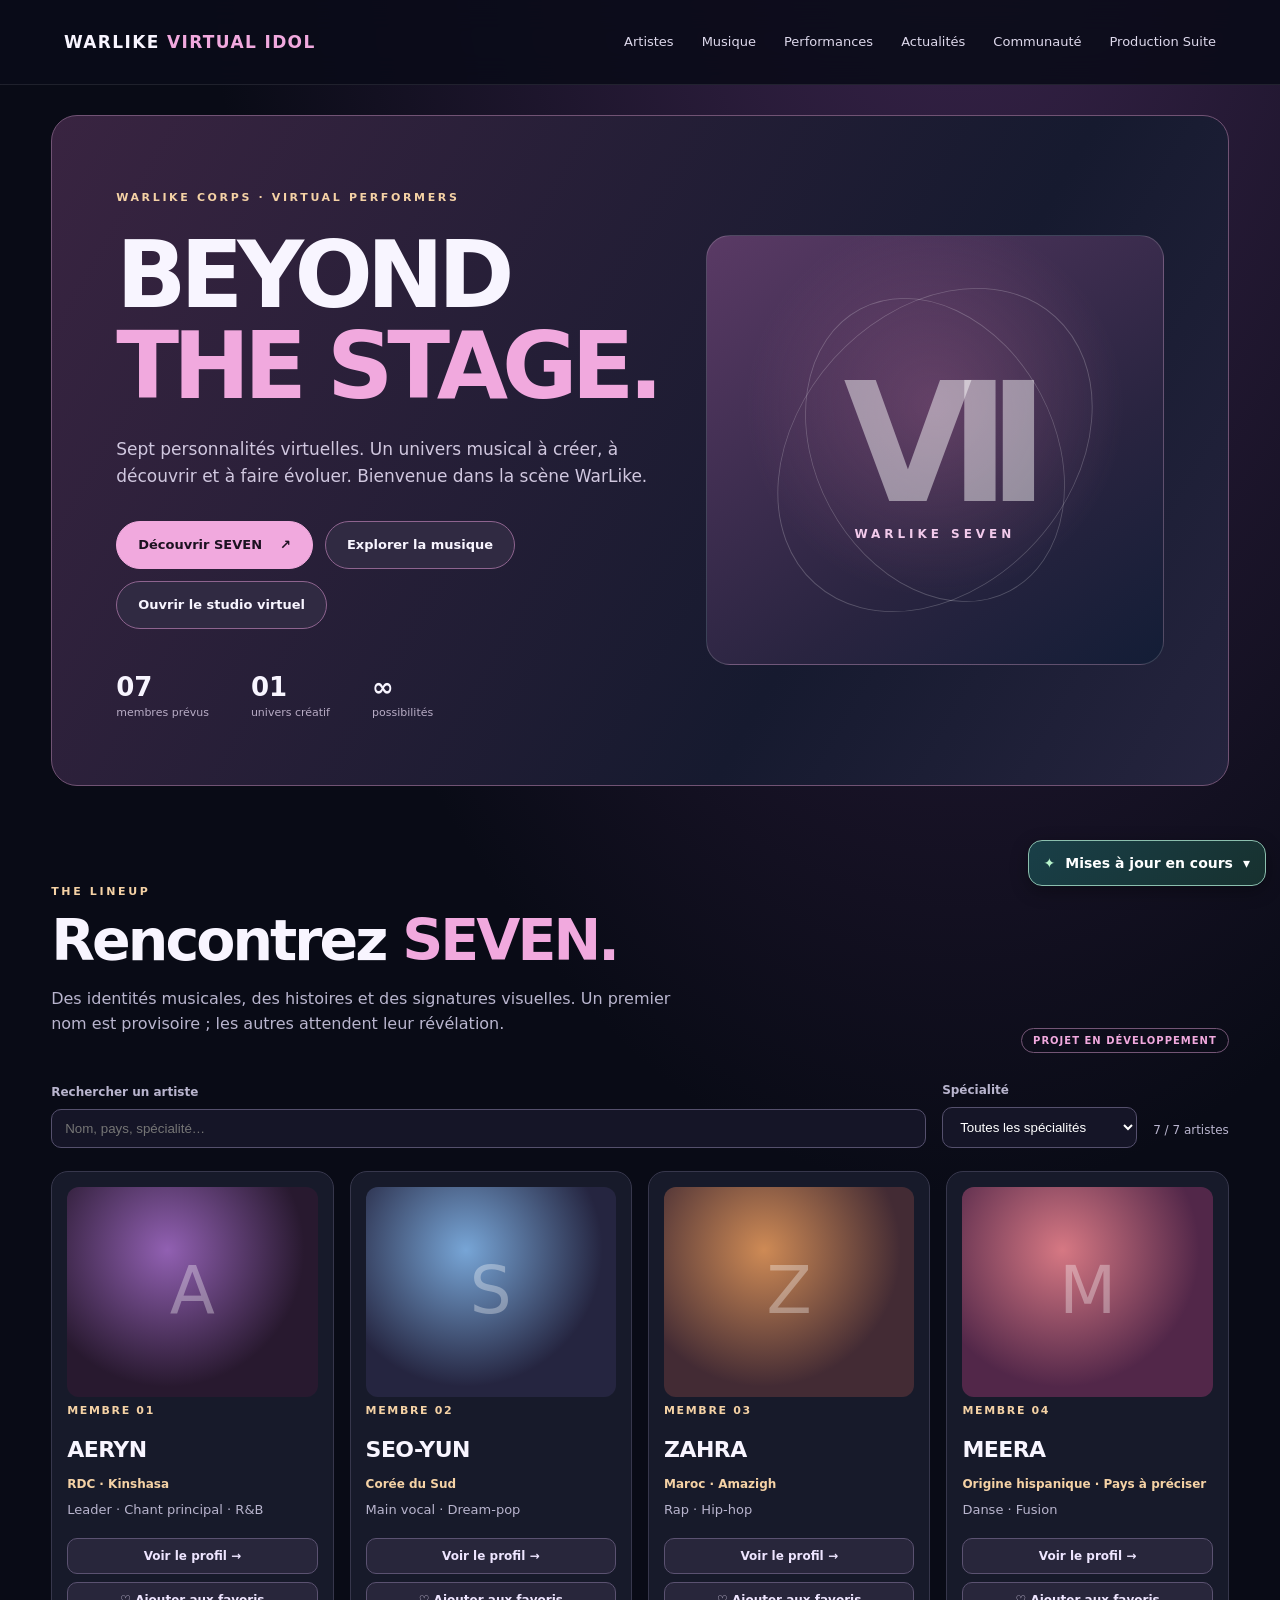
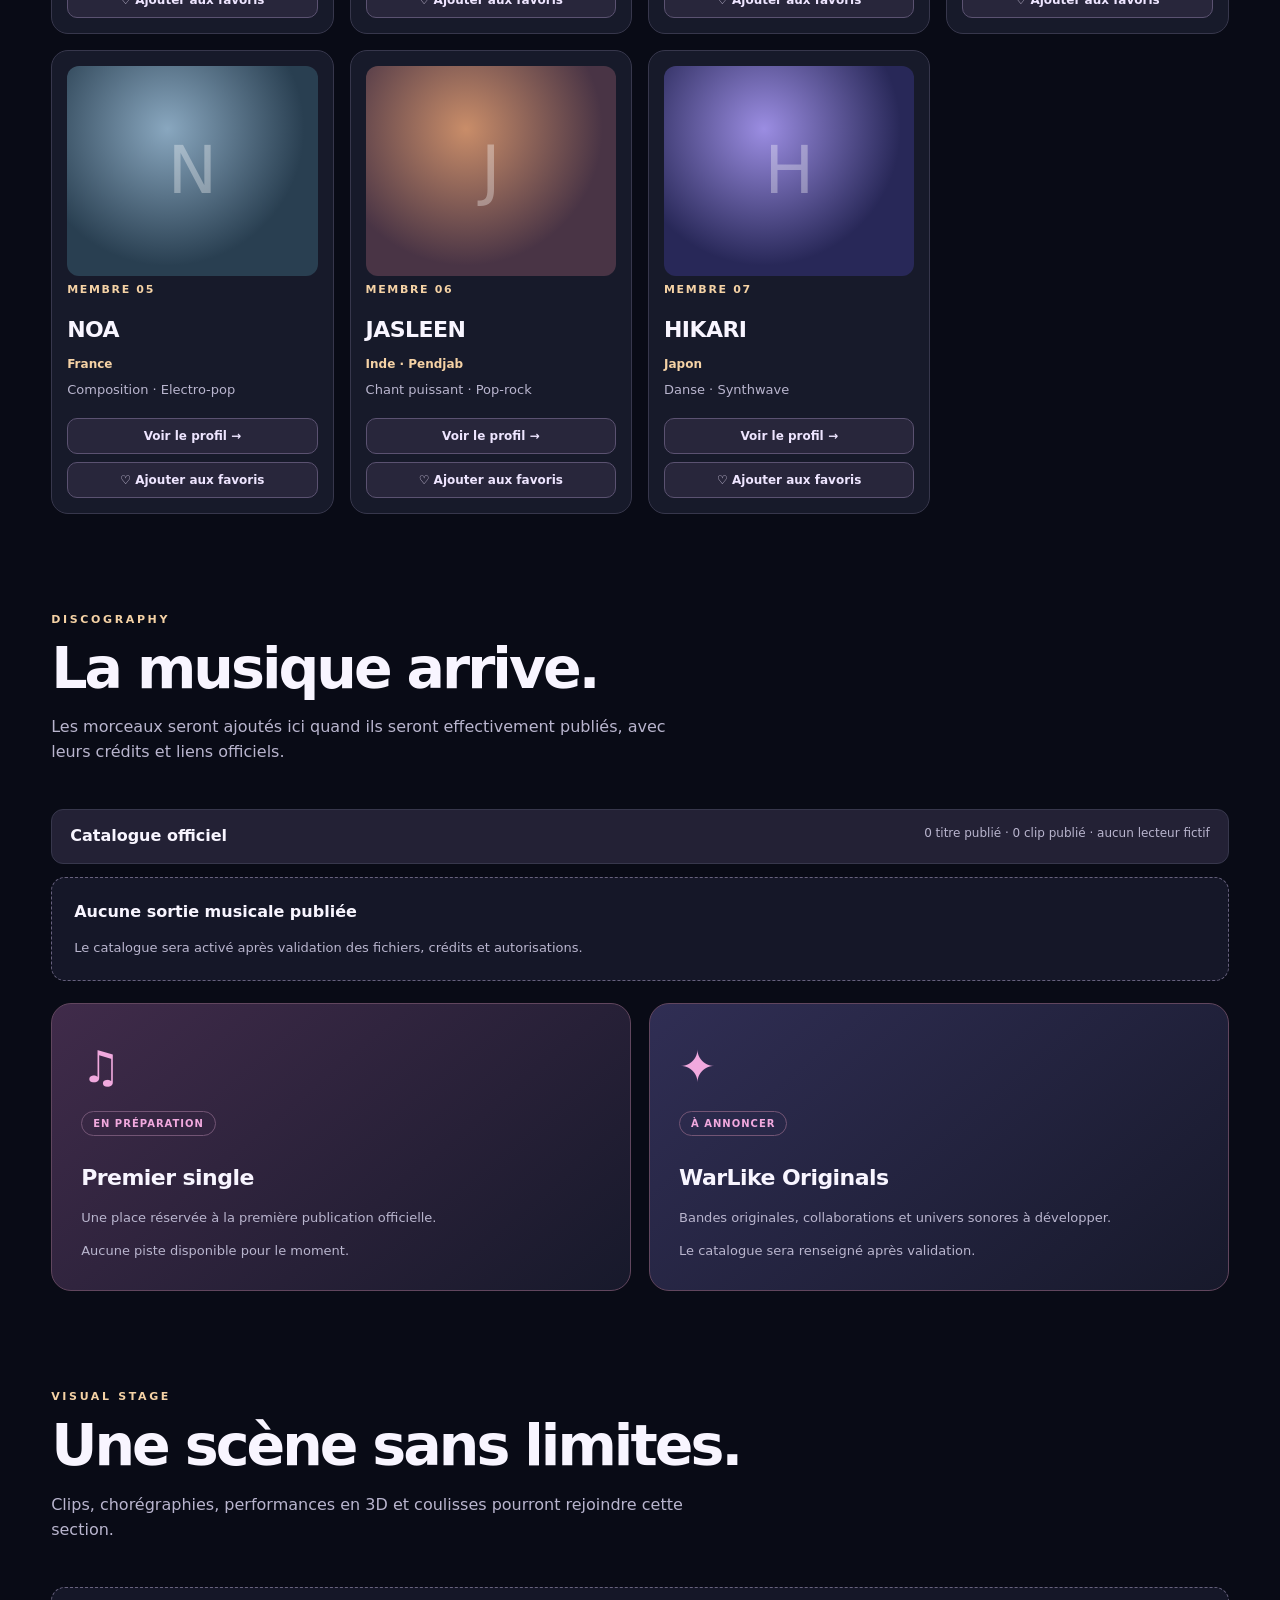
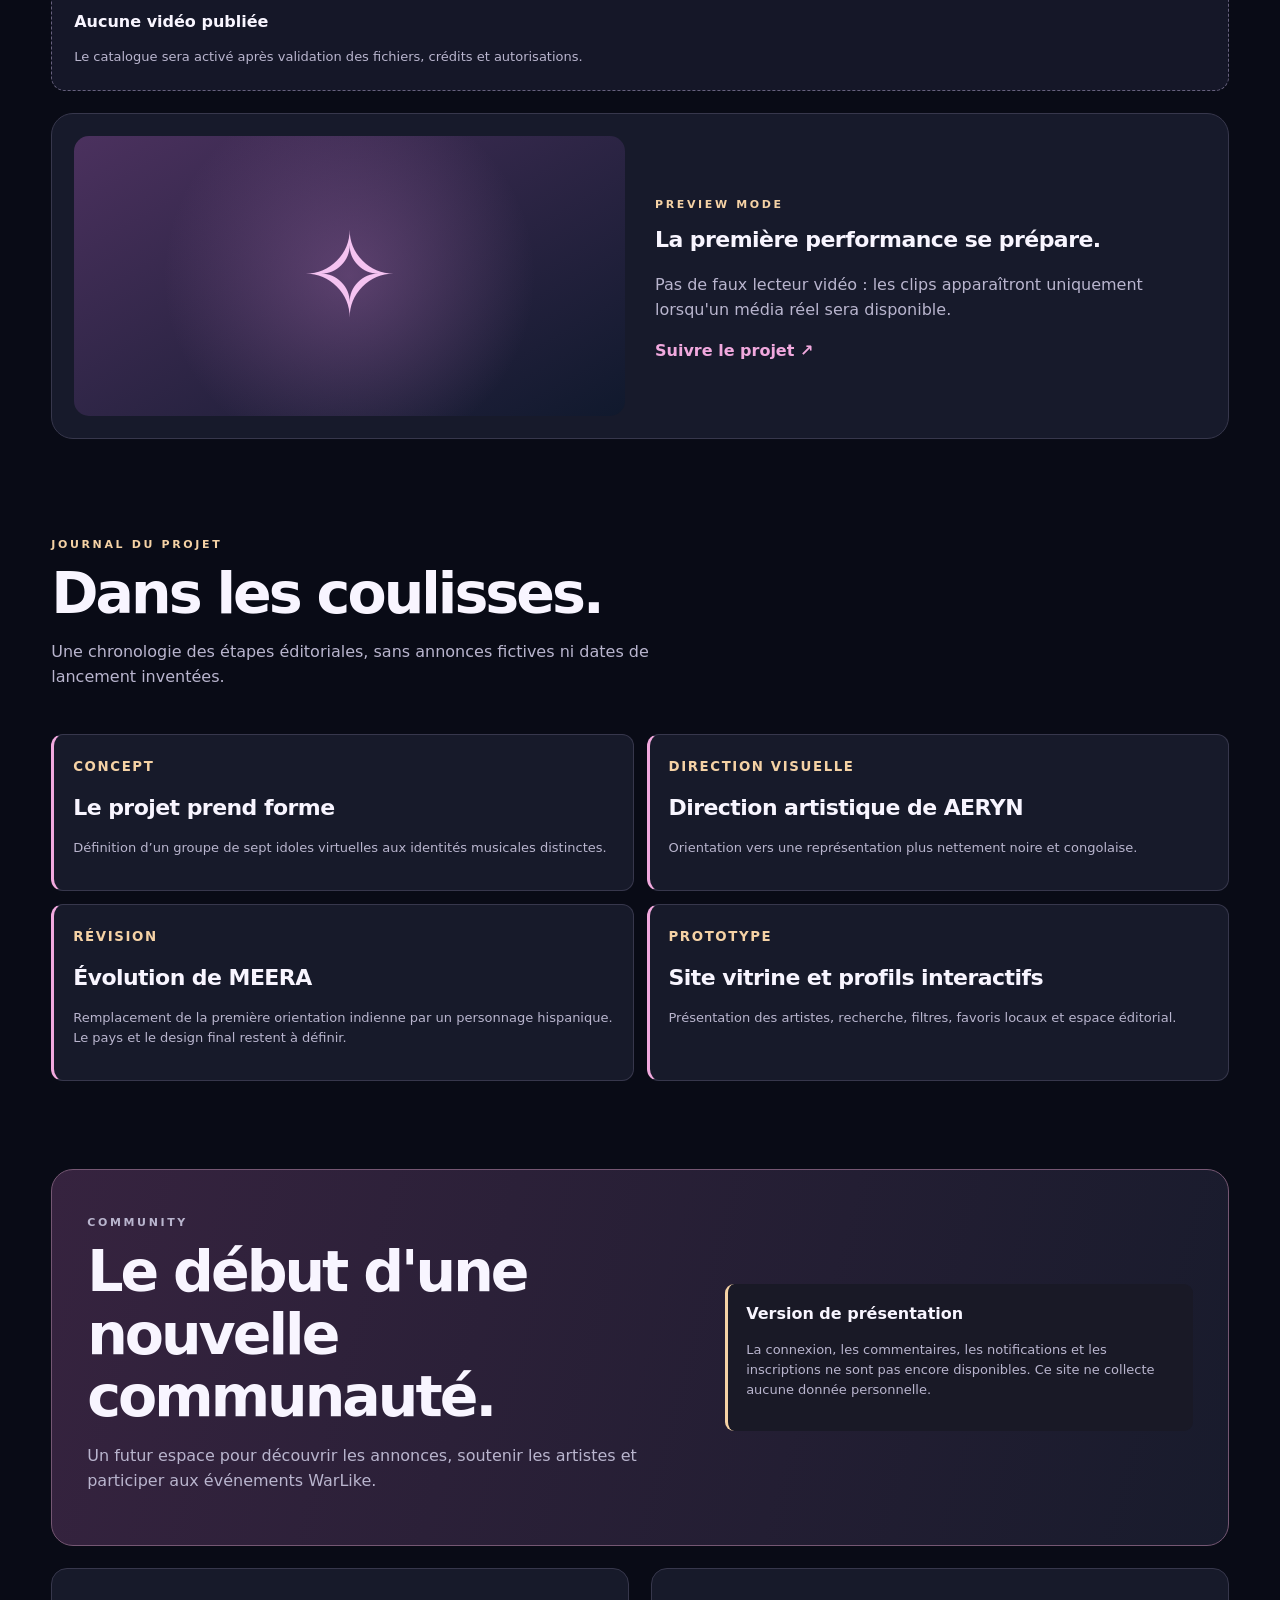
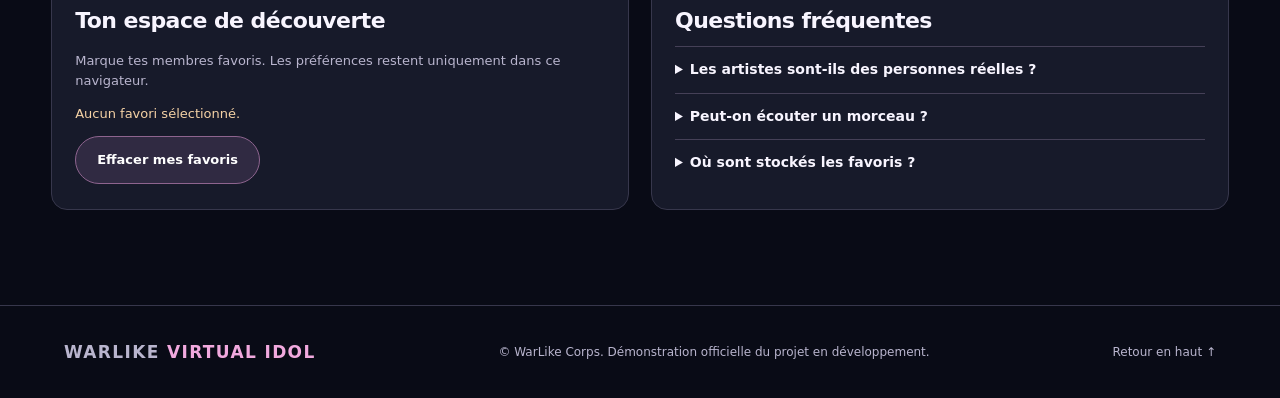
<file: index.html>
<!doctype html>
<html lang="fr"><head><meta charset="utf-8"><meta name="viewport" content="width=device-width,initial-scale=1">
<meta name="description" content="WarLike Virtual Idol — univers de musique, d'artistes virtuels et de performances numériques.">
<meta name="theme-color" content="#090b16"><title>WarLike Virtual Idol | WarLike SEVEN</title>
<link rel="stylesheet" href="./styles.css"><link rel="stylesheet" href="./warlike-update-status.css"></head>
<body><details class="warlike-update-notice"><summary>Mises à jour en cours</summary><p>WarLike évolue : améliorations et nouvelles fonctionnalités. Vous pouvez continuer à utiliser cette application normalement.</p></details><a href="#main" class="skip">Aller au contenu</a>
<header class="top"><a href="#accueil" class="brand">WARLIKE <span>VIRTUAL IDOL</span></a><button id="menu" class="menu" aria-controls="nav" aria-expanded="false">Menu ☰</button>
<nav id="nav" aria-label="Navigation principale"><a href="#artistes">Artistes</a><a href="#musique">Musique</a><a href="#performances">Performances</a><a href="#actualites">Actualités</a><a href="#fans">Communauté</a><a href="./studio.html">Production Suite</a></nav></header>
<main id="main"><section class="hero" id="accueil"><div class="hero-copy"><p class="overline">WarLike Corps · Virtual performers</p><h1>BEYOND<br><em>THE STAGE.</em></h1>
<p>Sept personnalités virtuelles. Un univers musical à créer, à découvrir et à faire évoluer. Bienvenue dans la scène WarLike.</p>
<div class="actions"><a class="button primary" href="#artistes">Découvrir SEVEN <span aria-hidden="true">↗</span></a><a class="button ghost" href="#musique">Explorer la musique</a><a class="button ghost" href="./studio.html">Ouvrir le studio virtuel</a></div>
<div class="stats"><div><strong>07</strong><span>membres prévus</span></div><div><strong>01</strong><span>univers créatif</span></div><div><strong>∞</strong><span>possibilités</span></div></div></div>
<div class="hero-art" aria-label="Illustration abstraite de WarLike SEVEN" role="img"><span class="ring ring-one"></span><span class="ring ring-two"></span><div class="art-mark">VII<span>WARLIKE SEVEN</span></div></div></section>
<section class="section" id="artistes"><div class="section-head"><div><p class="overline">THE LINEUP</p><h2>Rencontrez <em>SEVEN.</em></h2><p>Des identités musicales, des histoires et des signatures visuelles. Un premier nom est provisoire ; les autres attendent leur révélation.</p></div><span class="pill">PROJET EN DÉVELOPPEMENT</span></div><div class="artist-toolbar"><label class="search-label" for="artistSearch">Rechercher un artiste<input id="artistSearch" type="search" maxlength="60" placeholder="Nom, pays, spécialité…"></label><label for="artistFilter">Spécialité<select id="artistFilter"><option value="all">Toutes les spécialités</option><option value="chant">Chant</option><option value="rap">Rap</option><option value="danse">Danse</option><option value="composition">Composition</option></select></label><span id="artistCount" class="muted" role="status"></span></div><div id="members" class="member-grid" aria-live="polite"></div><div id="artistProfile" class="profile-wrap" hidden tabindex="-1" aria-live="polite"></div></section>
<section class="section" id="musique"><div class="section-head"><div><p class="overline">DISCOGRAPHY</p><h2>La musique arrive.</h2><p>Les morceaux seront ajoutés ici quand ils seront effectivement publiés, avec leurs crédits et liens officiels.</p></div></div>
<div class="catalog-info"><strong>Catalogue officiel</strong><span>0 titre publié · 0 clip publié · aucun lecteur fictif</span></div><div id="releaseCatalog" class="release-catalog" aria-live="polite"></div><div class="feature-grid"><article class="feature"><span class="feature-symbol">♫</span><p class="pill">EN PRÉPARATION</p><h3>Premier single</h3><p>Une place réservée à la première publication officielle.</p><span class="muted">Aucune piste disponible pour le moment.</span></article>
<article class="feature feature-alt"><span class="feature-symbol">✦</span><p class="pill">À ANNONCER</p><h3>WarLike Originals</h3><p>Bandes originales, collaborations et univers sonores à développer.</p><span class="muted">Le catalogue sera renseigné après validation.</span></article></div></section>
<section class="section" id="performances"><div class="section-head"><div><p class="overline">VISUAL STAGE</p><h2>Une scène sans limites.</h2><p>Clips, chorégraphies, performances en 3D et coulisses pourront rejoindre cette section.</p></div></div>
<div id="videoCatalog" class="video-catalog" aria-live="polite"></div><div class="stage"><div class="stage-visual" aria-hidden="true"><span>✧</span></div><div><p class="overline">PREVIEW MODE</p><h3>La première performance se prépare.</h3><p>Pas de faux lecteur vidéo : les clips apparaîtront uniquement lorsqu'un média réel sera disponible.</p><a href="#fans" class="text-link">Suivre le projet <span aria-hidden="true">↗</span></a></div></div></section>
<section class="section" id="actualites"><div class="section-head"><div><p class="overline">JOURNAL DU PROJET</p><h2>Dans les coulisses.</h2><p>Une chronologie des étapes éditoriales, sans annonces fictives ni dates de lancement inventées.</p></div></div><div id="projectTimeline" class="timeline"></div></section><section class="section" id="fans"><div class="community"><div><p class="overline">COMMUNITY</p><h2>Le début d'une nouvelle communauté.</h2><p>Un futur espace pour découvrir les annonces, soutenir les artistes et participer aux événements WarLike.</p></div><div class="notice"><strong>Version de présentation</strong><p>La connexion, les commentaires, les notifications et les inscriptions ne sont pas encore disponibles. Ce site ne collecte aucune donnée personnelle.</p></div></div><div class="fan-tools"><div><h3>Ton espace de découverte</h3><p>Marque tes membres favoris. Les préférences restent uniquement dans ce navigateur.</p><div id="favoriteSummary" role="status">Aucun favori sélectionné.</div><button type="button" id="resetFavorites" class="button ghost">Effacer mes favoris</button></div><div><h3>Questions fréquentes</h3><details><summary>Les artistes sont-ils des personnes réelles ?</summary><p>Ce sont des personnages virtuels produits dans le cadre de WarLike Virtual Idol.</p></details><details><summary>Peut-on écouter un morceau ?</summary><p>Le lecteur sera activé avec les premières sorties musicales autorisées et hébergées.</p></details><details><summary>Où sont stockés les favoris ?</summary><p>Sur cet appareil, dans le stockage local du navigateur. Aucun compte n’est nécessaire.</p></details></div></div></section></main>
<footer><strong>WARLIKE <span>VIRTUAL IDOL</span></strong><p>© WarLike Corps. Démonstration officielle du projet en développement.</p><a href="#accueil">Retour en haut ↑</a></footer>
<script src="./app.js" defer></script></body></html>
</file>
<file: styles.css>
:root{color-scheme:dark;--bg:#090b16;--surface:#17192b;--line:#37374c;--text:#f8f5ff;--muted:#b9b5ce;--pink:#f1a9de;--gold:#f5d2a5;--ui:'Manrope','Inter','Plus Jakarta Sans','Segoe UI',system-ui,sans-serif;--tech:'Inter','Segoe UI',system-ui,sans-serif}
*{box-sizing:border-box}html{scroll-behavior:smooth}body{margin:0;background:radial-gradient(ellipse 85% 40% at 75% -5%,#3c254e 0%,transparent 70%),var(--bg);color:var(--text);font:16px/1.55 var(--ui)}button{font:inherit}a{color:inherit;text-decoration:none}a:focus-visible,button:focus-visible{outline:2px solid var(--pink);outline-offset:4px}.skip{position:absolute;left:15px;top:-80px;background:var(--pink);color:#211023;padding:10px;z-index:99}.skip:focus{top:10px}
.top{min-height:85px;display:flex;justify-content:space-between;align-items:center;gap:22px;padding:18px max(22px,5vw);border-bottom:1px solid #ffffff17;background:#0b0c19e6;backdrop-filter:blur(15px);position:relative;z-index:10}.brand,footer strong{font:850 17px var(--tech);letter-spacing:.08em}.brand span,footer strong span{color:var(--pink)}nav{display:flex;align-items:center;gap:28px}nav a{font-size:13px;color:#ded9ec}nav a:hover{color:var(--pink)}.menu{display:none;background:#242337;border:1px solid var(--line);border-radius:9px;color:var(--text);padding:8px 14px}
main{max-width:1360px;padding:30px clamp(18px,4vw,62px) 95px;margin:auto}.hero{display:grid;grid-template-columns:1.1fr .9fr;min-height:580px;align-items:center;gap:30px;padding:clamp(27px,5vw,75px);border:1px solid #715374;border-radius:26px;background:linear-gradient(120deg,#392441,#161a2f 67%,#25243e);overflow:hidden}.overline{letter-spacing:.24em;color:var(--gold);font:800 11px var(--tech);text-transform:uppercase}.hero-copy{position:relative;z-index:1}.hero h1{font-size:clamp(56px,7.2vw,102px);line-height:.99;letter-spacing:-.066em;margin:26px 0 24px;font-weight:850}.hero h1 em,h2 em{font-style:normal;color:var(--pink)}.hero-copy>p:not(.overline){max-width:540px;color:#d0c7df;font-size:17px}.actions{display:flex;gap:12px;flex-wrap:wrap;margin:32px 0}.button{display:inline-flex;align-items:center;gap:18px;padding:13px 21px;border-radius:30px;font-size:13px;font-weight:800;border:1px solid #8e648f}.primary{background:var(--pink);color:#1c1221;border-color:var(--pink)}.ghost{background:#302a42}.button:hover{transform:translateY(-1px);filter:brightness(1.07)}.stats{display:flex;gap:42px;margin-top:43px}.stats>div{display:grid}.stats strong{font-size:26px;line-height:1.2}.stats span{color:#b8acc5;font-size:11px}.hero-art{height:430px;position:relative;display:grid;place-items:center;border-radius:24px;background:radial-gradient(circle at 50% 40%,#c472a14f,transparent 55%),linear-gradient(145deg,#5a3a65,#292440 65%,#131d36);border:1px solid #ffffff29;overflow:hidden}.ring{position:absolute;width:320px;height:320px;border:1px solid #ffffff36;border-radius:50%;transform:rotate(-28deg) scaleX(.75)}.ring-two{transform:rotate(42deg) scaleX(.76);width:360px;height:360px}.art-mark{font-size:clamp(96px,13vw,184px);font-weight:900;color:#fff7;line-height:1;letter-spacing:-.14em;text-align:center}.art-mark span{display:block;font-size:12px;font-weight:800;letter-spacing:.33em;color:#f2caeb}
.section{margin-top:88px;scroll-margin-top:40px}.section-head{display:flex;justify-content:space-between;align-items:end;gap:20px;margin-bottom:28px}.section-head p:not(.overline){max-width:650px;color:var(--muted)}h2{font-size:clamp(34px,4.5vw,57px);letter-spacing:-.052em;line-height:1.1;margin:10px 0 14px}h3{font-size:22px;letter-spacing:-.025em;margin:12px 0 8px}.pill{border:1px solid #735575;color:var(--pink);padding:6px 11px;border-radius:18px;font:750 10px var(--tech);letter-spacing:.1em;white-space:nowrap}
.member-grid{display:grid;grid-template-columns:repeat(4,minmax(0,1fr));gap:16px}.member{background:#171a2a;border:1px solid var(--line);border-radius:17px;padding:15px}.portrait{height:210px;border-radius:12px;background:radial-gradient(circle at 55% 40%,#9c659d,#392944 55%,#1d253a);display:grid;place-items:center;font-size:66px;color:#f4bceb}.portrait.pending{background:linear-gradient(135deg,#2b2d41,#191d2c);color:#777b91}.member small{color:var(--gold);font-size:11px;font-weight:800;letter-spacing:.15em}.member p{margin:6px 0 3px;font-size:13px;color:var(--muted)}
.feature-grid{display:grid;grid-template-columns:1fr 1fr;gap:18px}.feature{min-height:285px;background:linear-gradient(140deg,#402b4a,#17192b);border:1px solid #61465e;border-radius:20px;padding:29px;display:flex;flex-direction:column;align-items:flex-start}.feature-alt{background:linear-gradient(140deg,#302e54,#17192b)}.feature-symbol{font-size:44px;color:var(--pink)}.feature h3{margin:15px 0 0}.feature p:not(.pill),.muted{color:var(--muted);font-size:13px}.feature .muted{margin-top:auto}.stage{display:grid;grid-template-columns:1fr 1fr;align-items:center;gap:30px;background:#171a2b;border:1px solid var(--line);border-radius:22px;padding:22px}.stage-visual{height:280px;display:grid;place-items:center;border-radius:15px;background:radial-gradient(circle,#a36bac66,transparent 60%),linear-gradient(150deg,#4b315e,#10192d);font-size:116px;color:#f5c3f1}.stage p:not(.overline){color:var(--muted)}.text-link{color:var(--pink);font-weight:750}.community{border:1px solid #755773;background:linear-gradient(105deg,#36233f,#181b2c);border-radius:22px;padding:35px;display:grid;grid-template-columns:1.3fr 1fr;gap:30px;align-items:center}.community p{color:var(--muted)}.notice{background:#191926;border-left:3px solid var(--gold);border-radius:9px;padding:18px}.notice p{font-size:13px}
footer{display:flex;justify-content:space-between;gap:20px;align-items:center;flex-wrap:wrap;padding:25px 5vw;border-top:1px solid var(--line);font-size:12px;color:var(--muted)}footer a:hover{color:var(--pink)}
@media(max-width:900px){.hero{grid-template-columns:1fr}.hero-art{height:280px}.member-grid{grid-template-columns:repeat(3,minmax(0,1fr))}.section-head{align-items:start;flex-direction:column}}@media(max-width:620px){.top{min-height:72px}.menu{display:block}nav{display:none;position:absolute;top:100%;left:0;right:0;background:#101121;border-bottom:1px solid var(--line);padding:18px 24px;flex-direction:column;align-items:start}nav.open{display:flex}.brand{font-size:14px}.hero{padding:26px;min-height:0}.hero h1{font-size:clamp(44px,11vw,68px)}.hero-art{height:180px}.art-mark{font-size:85px}.stats{gap:24px}.section{margin-top:64px}.member-grid{grid-template-columns:repeat(2,minmax(0,1fr))}.portrait{height:140px}.feature-grid,.stage,.community{grid-template-columns:1fr}.stage-visual{height:180px}.community{padding:22px}}@media(max-width:370px){.member-grid{grid-template-columns:1fr}}@media(prefers-reduced-motion:reduce){html{scroll-behavior:auto}.button:hover{transform:none}}

/* Idol discovery v2 */
.artist-toolbar{display:flex;flex-wrap:wrap;align-items:end;gap:16px;margin:0 0 23px}.artist-toolbar label{display:grid;gap:7px;font-size:12px;color:var(--muted);font-weight:700}.artist-toolbar .search-label{flex:1 1 280px}.artist-toolbar input,.artist-toolbar select{border:1px solid #55506d;background:#151527;color:#fff;border-radius:10px;padding:11px 13px;min-width:0}.artist-toolbar select{min-width:195px}.artist-toolbar #artistCount{margin-left:auto;font-size:12px;padding-bottom:8px}.artist-toolbar :is(input,select):focus-visible{outline:2px solid var(--pink);outline-offset:3px}
.member .portrait{background:radial-gradient(circle at 40% 30%,var(--idol-primary,#9c659d),var(--idol-dark,#1d253a) 65%);color:#fff5}.member-region{color:var(--gold)!important;font-size:12px!important;font-weight:700}.member-actions{display:grid;gap:8px;margin-top:18px}.button-outline,.favorite-btn{font:750 12px var(--ui);background:#28263b;border:1px solid #5b5271;border-radius:10px;color:#eee5ff;padding:10px;text-align:center;cursor:pointer}.button-outline:hover,.favorite-btn:hover{border-color:var(--pink)}.favorite-btn[aria-pressed="true"]{color:var(--pink);border-color:var(--pink);background:#40273f}
.profile-wrap{scroll-margin-top:30px;background:linear-gradient(115deg,#2b203d,#131b2d);border:1px solid #735475;border-radius:18px;padding:26px;margin-top:28px}.profile-wrap[hidden]{display:none}.profile-head{display:flex;align-items:start;justify-content:space-between;flex-wrap:wrap;gap:15px}.profile-head h3{font-size:35px;margin:2px 0}.profile-body{display:grid;grid-template-columns:minmax(160px,.55fr) 1fr;gap:25px;margin:20px 0}.profile-portrait{min-height:290px;font-size:115px;background:radial-gradient(circle,var(--idol-primary),var(--idol-dark))}.profile-detail{display:grid;gap:5px;padding:11px 0;border-bottom:1px solid #ffffff24}.profile-detail span{color:var(--gold);font-size:11px;text-transform:uppercase;letter-spacing:.09em}.profile-detail strong{font-size:14px;font-weight:550}
.catalog-info{display:flex;justify-content:space-between;gap:15px;flex-wrap:wrap;background:#232135;border:1px solid var(--line);border-radius:12px;padding:14px 18px;margin-bottom:13px}.catalog-info span{font-size:12px;color:var(--muted)}.catalog-empty{background:#151728;border:1px dashed #67617d;border-radius:14px;padding:22px;margin:12px 0 22px}.catalog-empty p{color:var(--muted);font-size:13px;margin-bottom:0}.catalog-entry{background:#171a2a;border:1px solid var(--line);border-radius:12px;padding:20px;margin-bottom:10px}.catalog-entry audio{width:100%;margin-top:12px}
.timeline{display:grid;grid-template-columns:repeat(2,minmax(0,1fr));gap:13px}.timeline-item{background:#171a2a;border:1px solid var(--line);border-left:3px solid var(--pink);border-radius:12px;padding:19px}.timeline-item small{color:var(--gold);font-weight:800;text-transform:uppercase;letter-spacing:.12em}.timeline-item p{font-size:13px;color:var(--muted)}.fan-tools{display:grid;grid-template-columns:1fr 1fr;gap:22px;margin-top:22px}.fan-tools>div{background:#171a2a;border:1px solid var(--line);padding:23px;border-radius:16px}.fan-tools p{font-size:13px;color:var(--muted)}#favoriteSummary{margin:12px 0;color:var(--gold);font-size:13px}.fan-tools details{border-top:1px solid #454057;padding:12px 0}.fan-tools summary{cursor:pointer;font-weight:700;font-size:14px}.fan-tools summary:hover{color:var(--pink)}
@media(max-width:900px){.member-grid{grid-template-columns:repeat(2,minmax(0,1fr))}.profile-body{grid-template-columns:1fr 1.5fr}}@media(max-width:620px){.artist-toolbar{align-items:stretch}.artist-toolbar label{width:100%}.artist-toolbar select{width:100%}.profile-wrap{padding:15px}.profile-body,.timeline,.fan-tools{grid-template-columns:1fr}.profile-portrait{min-height:160px;font-size:75px}.member-actions{gap:6px}.button-outline,.favorite-btn{padding:8px;font-size:11px}}@media(max-width:370px){.member-grid{grid-template-columns:1fr}}
</file>
<file: warlike-update-status.css>
.warlike-update-notice{position:fixed;bottom:14px;right:14px;z-index:900;max-width:min(360px,calc(100vw - 28px));font:600 14px/1.5 system-ui,sans-serif;color:#fff;background:linear-gradient(135deg,#193f48,#17312f);border:1px solid #8bbfae;border-radius:14px;box-shadow:0 5px 18px #0005;overflow:hidden}.warlike-update-notice summary{list-style:none;cursor:pointer;display:flex;gap:10px;align-items:center;min-height:44px;padding:9px 15px;color:#fff}.warlike-update-notice summary::-webkit-details-marker{display:none}.warlike-update-notice summary::before{content:"✦";color:#b8f5cc}.warlike-update-notice summary::after{content:"▾";margin-left:auto}.warlike-update-notice[open] summary::after{content:"▴"}.warlike-update-notice p{margin:0;padding:0 15px 15px;color:#ebf5f0;font-weight:400}.warlike-update-notice summary:focus-visible{outline:3px solid #fff;outline-offset:-4px}@media(max-width:480px){.warlike-update-notice{bottom:8px;right:8px;max-width:min(300px,calc(100vw - 16px))}}@media print{.warlike-update-notice{display:none!important}}
</file>
